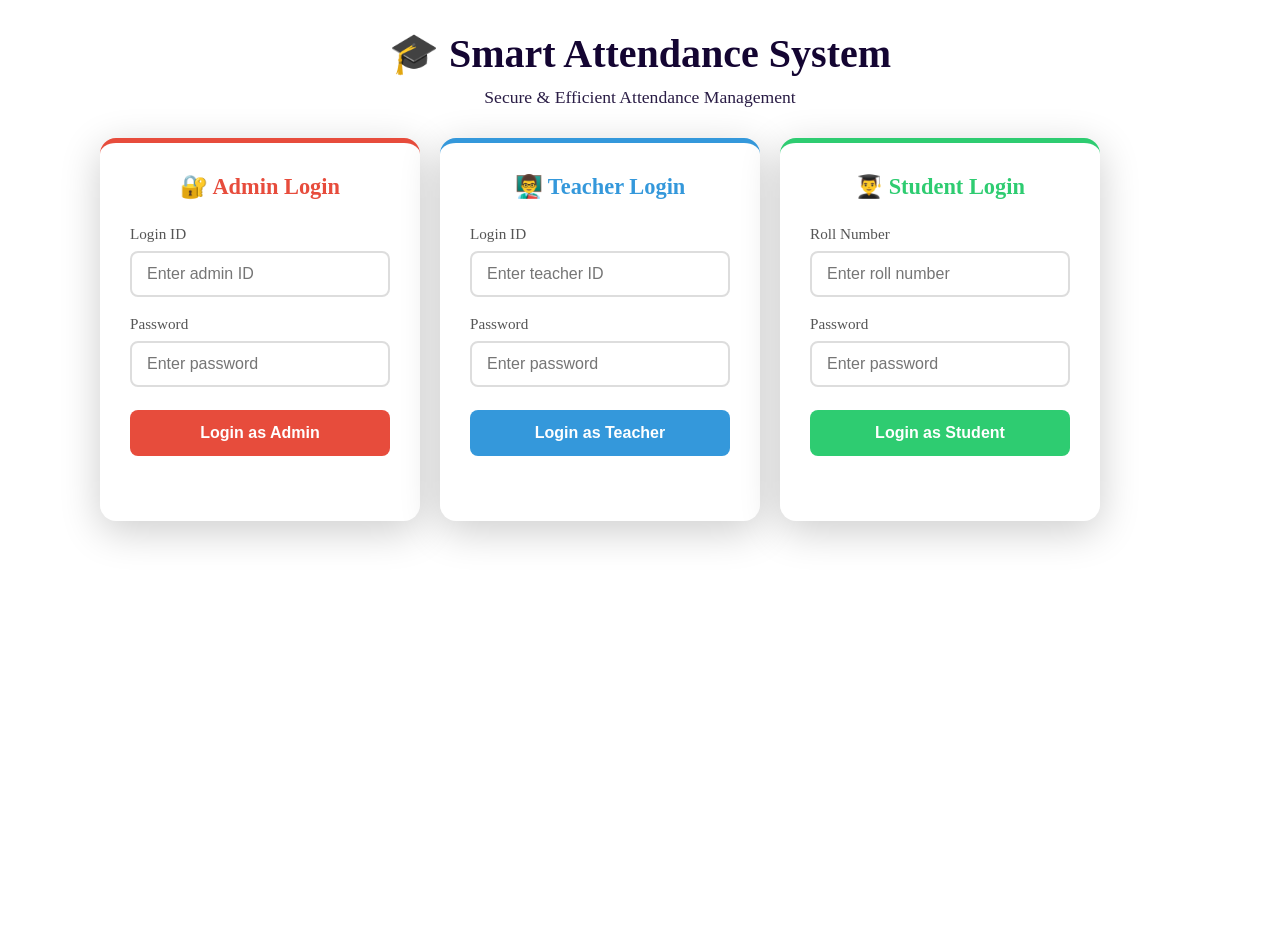
<file: index1.html>
<!DOCTYPE html>
<html lang="en">
<head>
    <meta charset="UTF-8">
    <meta name="viewport" content="width=device-width, initial-scale=1.0">
    <title>Smart Attendance System</title>
    <style>
        * { box-sizing: border-box; margin: 0; padding: 0; }
        body {
    margin: 0;
    height: 100vh;
    background-image: url(https://thumbs.dreamstime.com/b/hall-building-college-sunrise-63035568.jpg);
    background-size: cover;        /* 🔥 makes it fill the screen */
    background-position: center;   /* centers the image */
    background-repeat: no-repeat;  /* prevents tiling */
}
        .header {
            text-align: center;
            color: rgb(20, 5, 50);
            margin: 30px 0 20px;
        }
        .header h1 { font-size: 2.5rem; margin-bottom: 10px; }
        .header p { font-size: 1.1rem; opacity: 0.9; }
        
        /* ✅ Unified container for all login boxes */
        .login-container {
            display: flex;
            gap: 20px;
            flex-wrap: wrap;
            justify-content: center;
            align-items: flex-start;
            max-width: 1200px;  /* Accommodates 3 boxes: 350px × 3 + gaps */
            width: 100%;
            padding: 10px;
        }
        
        .login-box {
            background: white;
            border-radius: 16px;
            padding: 30px;
            width: 320px;  /* Slightly narrower for better 3-column fit */
            box-shadow: 0 10px 40px rgba(0,0,0,0.2);
            transition: transform 0.3s ease, box-shadow 0.3s ease;
            flex-shrink: 0;  /* Prevent boxes from shrinking */
        }
        .login-box:hover { 
            transform: translateY(-5px); 
            box-shadow: 0 15px 50px rgba(0,0,0,0.3);
        }
        
        /* Color accents for each role */
        .login-box.admin { border-top: 5px solid #e74c3c; }
        .login-box.teacher { border-top: 5px solid #3498db; }
        .login-box.student { border-top: 5px solid #2ecc71; }
        
        .login-box h2 {
            text-align: center;
            margin-bottom: 25px;
            color: #333;
            font-size: 1.4rem;
        }
        .login-box.admin h2 { color: #e74c3c; }
        .login-box.teacher h2 { color: #3498db; }
        .login-box.student h2 { color: #2ecc71; }
        
        .form-group { margin-bottom: 18px; }
        .form-group label {
            display: block;
            margin-bottom: 8px;
            color: #555;
            font-weight: 500;
            font-size: 0.95rem;
        }
        .form-group input {
            width: 100%;  /* ✅ Fixed: was 50%, now full width */
            padding: 12px 15px;
            border: 2px solid #ddd;
            border-radius: 8px;
            font-size: 1rem;
            transition: border-color 0.3s;
        }
        .form-group input:focus {
            outline: none;
            border-color: #667eea;
            box-shadow: 0 0 0 3px rgba(102, 126, 234, 0.1);
        }
        
        .login-btn {
            width: 100%;
            padding: 14px;
            border: none;
            border-radius: 8px;
            font-size: 1rem;
            font-weight: 600;
            cursor: pointer;
            transition: background 0.3s, transform 0.2s;
            margin-top: 5px;
        }
        .login-btn:active { transform: scale(0.98); }
        
        .login-box.admin .login-btn {
            background: #e74c3c;
            color: white;
        }
        .login-box.admin .login-btn:hover { background: #c0392b; }
        
        .login-box.teacher .login-btn {
            background: #3498db;
            color: white;
        }
        .login-box.teacher .login-btn:hover { background: #2980b9; }
        
        .login-box.student .login-btn {
            background: #2ecc71;
            color: white;
        }
        .login-box.student .login-btn:hover { background: #27ae60; }
        
        .error-msg {
            color: #e74c3c;
            text-align: center;
            margin-top: 15px;
            font-size: 0.9rem;
            min-height: 20px;
            font-weight: 500;
        }
        
        .footer {
            margin-top: 40px;
            color: white;
            text-align: center;
            opacity: 0.85;
            font-size: 0.9rem;
            padding: 15px;
        }
        
        /* ✅ Responsive breakpoints */
        @media (max-width: 1100px) {
            .login-container {
                gap: 15px;
            }
            .login-box {
                width: 300px;
            }
        }
        
        @media (max-width: 992px) {
            .login-container {
                flex-direction: row;
                justify-content: center;
            }
            .login-box {
                width: 280px;
                padding: 25px;
            }
        }
        
        @media (max-width: 768px) {
            .login-container {
                flex-direction: column;  /* Stack vertically on tablets/mobile */
                align-items: center;
            }
            .login-box {
                width: 100%;
                max-width: 400px;
            }
            .header h1 { font-size: 2rem; }
        }
        
        @media (max-width: 480px) {
            body { padding: 10px; }
            .header h1 { font-size: 1.8rem; }
            .header p { font-size: 1rem; }
            .login-box {
                padding: 20px;
                border-radius: 12px;
            }
            .form-group input {
                padding: 10px 12px;
                font-size: 0.95rem;
            }
            .login-btn {
                padding: 12px;
                font-size: 0.95rem;
            }
        }
    </style>
</head>
<body>
    <div class="header">
        <h1>🎓 Smart Attendance System</h1>
        <p>Secure & Efficient Attendance Management</p>
    </div>
    
    <!-- ✅ Single container holding ALL three login boxes -->
    <div class="login-container">
        
        <!-- ADMIN LOGIN BOX -->
        <div class="login-box admin">
            <h2>🔐 Admin Login</h2>
            <form id="adminLoginForm">
                <div class="form-group">
                    <label for="adminLoginId">Login ID</label>
                    <input type="text" id="adminLoginId" name="login_id" placeholder="Enter admin ID" required autocomplete="username">
                </div>
                <div class="form-group">
                    <label for="adminPassword">Password</label>
                    <input type="password" id="adminPassword" name="password" placeholder="Enter password" required autocomplete="current-password">
                </div>
                <button type="submit" class="login-btn">Login as Admin</button>
            </form>
            <div class="error-msg" id="adminError"></div>
        </div>
        
        <!-- TEACHER LOGIN BOX -->
        <div class="login-box teacher">
            <h2>👨‍🏫 Teacher Login</h2>
            <form id="teacherLoginForm">
                <div class="form-group">
                    <label for="teacherLoginId">Login ID</label>
                    <input type="text" id="teacherLoginId" name="login_id" placeholder="Enter teacher ID" required autocomplete="username">
                </div>
                <div class="form-group">
                    <label for="teacherPassword">Password</label>
                    <input type="password" id="teacherPassword" name="password" placeholder="Enter password" required autocomplete="current-password">
                </div>
                <button type="submit" class="login-btn">Login as Teacher</button>
            </form>
            <div class="error-msg" id="teacherError"></div>
        </div>
        
        <!-- STUDENT LOGIN BOX -->
        <div class="login-box student">
            <h2>👨‍🎓 Student Login</h2>
            <form id="studentLoginForm">
                <div class="form-group">
                    <label for="studentLoginId">Roll Number</label>
                    <input type="text" id="studentLoginId" name="login_id" placeholder="Enter roll number" required autocomplete="username">
                </div>
                <div class="form-group">
                    <label for="studentPassword">Password</label>
                    <input type="password" id="studentPassword" name="password" placeholder="Enter password" required autocomplete="current-password">
                </div>
                <button type="submit" class="login-btn">Login as Student</button>
            </form>
            <div class="error-msg" id="studentError"></div>
        </div>
        
    </div>
    
    <div class="footer">
        <p>&copy; 2026 Smart Attendance System. All rights reserved.</p>
    </div>

    <script>
        // ✅ Unified login handler factory to reduce code duplication
        function setupLogin(formId, errorId, role, redirectUrl) {
            document.getElementById(formId).addEventListener('submit', async (e) => {
                e.preventDefault();
                const errorDiv = document.getElementById(errorId);
                errorDiv.textContent = '';
                
                const login_id = document.getElementById(`${role}LoginId`).value.trim();
                const password = document.getElementById(`${role}Password`).value;
                
                // Basic validation
                if (!login_id || !password) {
                    errorDiv.textContent = 'Please fill in all fields';
                    return;
                }
                
                try {
                    const response = await fetch('/login', {
                        method: 'POST',
                        headers: {'Content-Type': 'application/json'},
                        body: JSON.stringify({ login_id, password, role })
                    });
                    const data = await response.json();
                    
                    if (data.success) {
                        // Small delay for smooth transition
                        setTimeout(() => {
                            window.location.href = redirectUrl;
                        }, 300);
                    } else {
                        errorDiv.textContent = data.message || 'Login failed. Please check credentials.';
                        // Shake animation for error feedback
                        const form = document.getElementById(formId).closest('.login-box');
                        form.style.animation = 'shake 0.5s';
                        setTimeout(() => form.style.animation = '', 500);
                    }
                } catch (err) {
                    errorDiv.textContent = 'Connection error. Please try again.';
                    console.error('Login error:', err);
                }
            });
        }
        
        // ✅ Initialize all three login forms
        document.addEventListener('DOMContentLoaded', () => {
            setupLogin('adminLoginForm', 'adminError', 'admin', '/admin_dashboard');
            setupLogin('teacherLoginForm', 'teacherError', 'teacher', '/teacher_dashboard');
            setupLogin('studentLoginForm', 'studentError', 'student', '/student_dashboard');
        });
        
        // ✅ Add shake animation keyframes dynamically
        const style = document.createElement('style');
        style.textContent = `
            @keyframes shake {
                0%, 100% { transform: translateX(0); }
                10%, 30%, 50%, 70%, 90% { transform: translateX(-5px); }
                20%, 40%, 60%, 80% { transform: translateX(5px); }
            }
        `;
        document.head.appendChild(style);
    </script>
</body>
</html>
</file>
